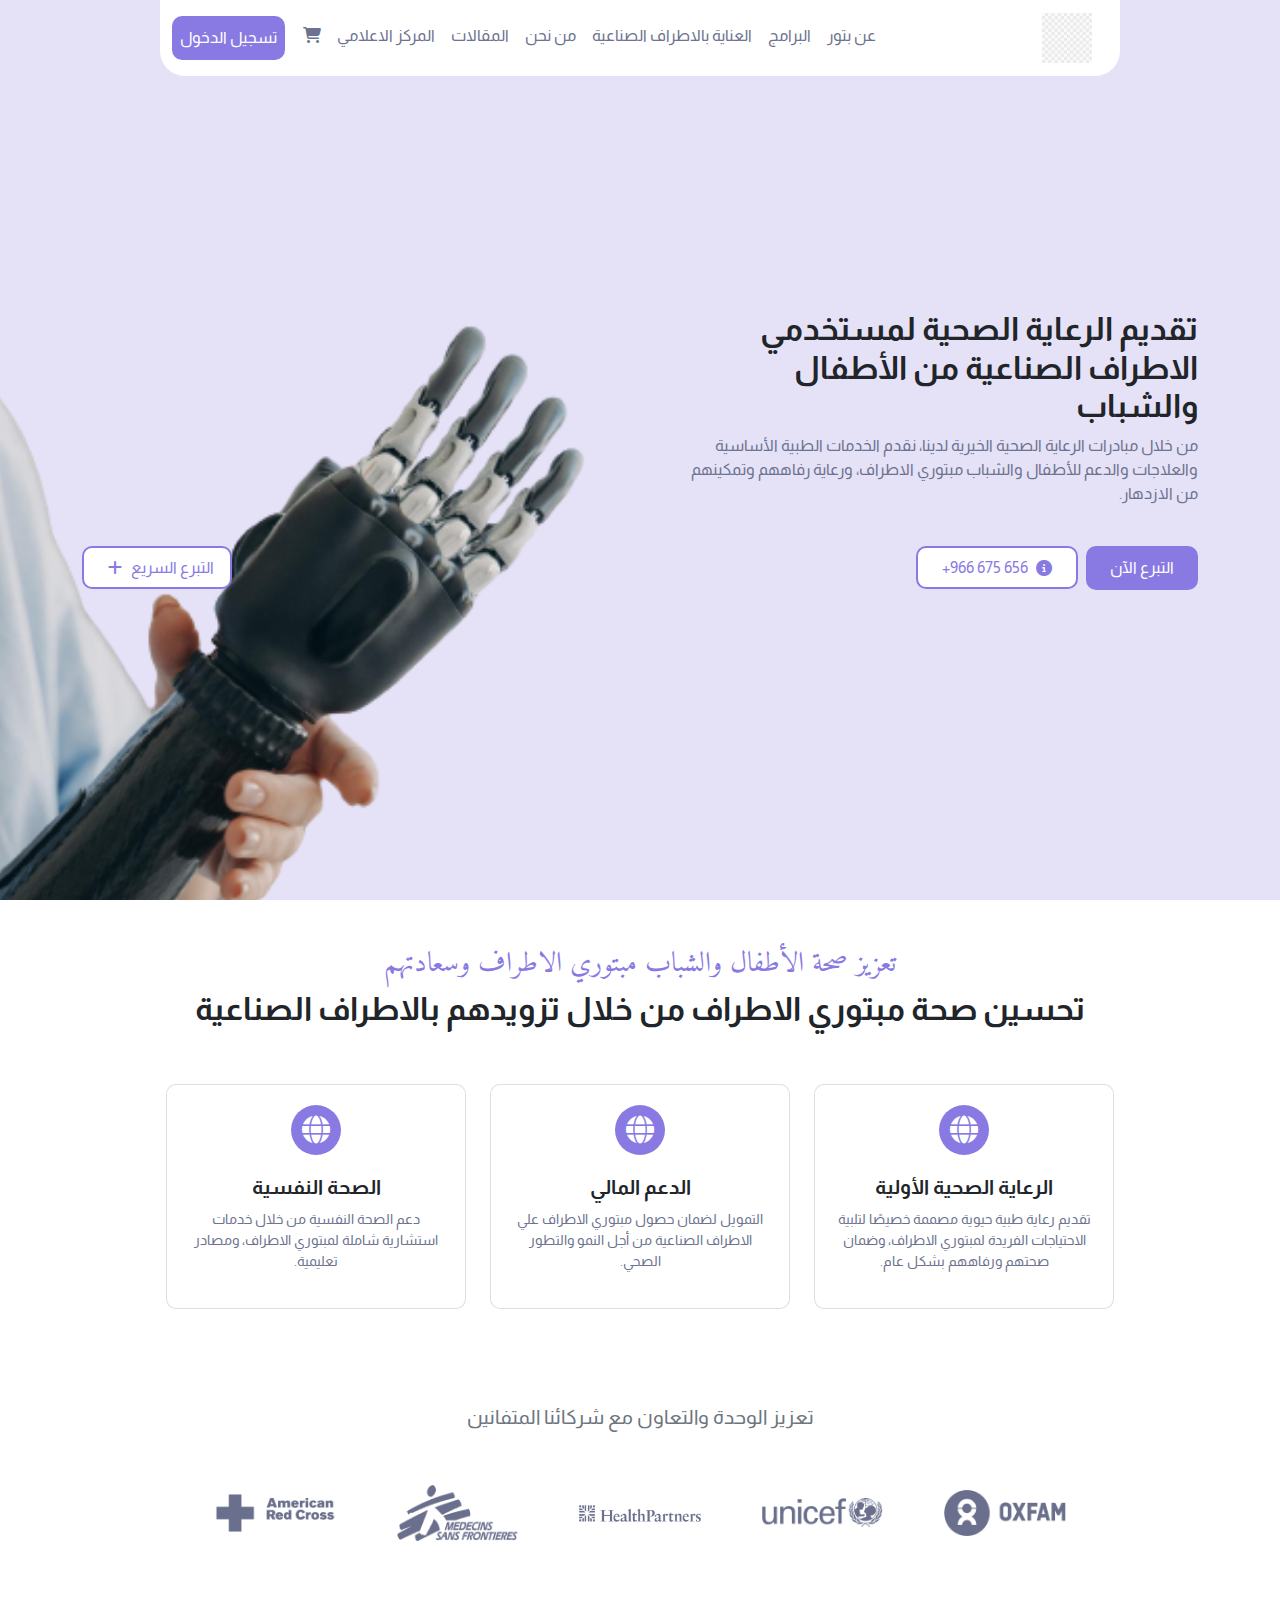
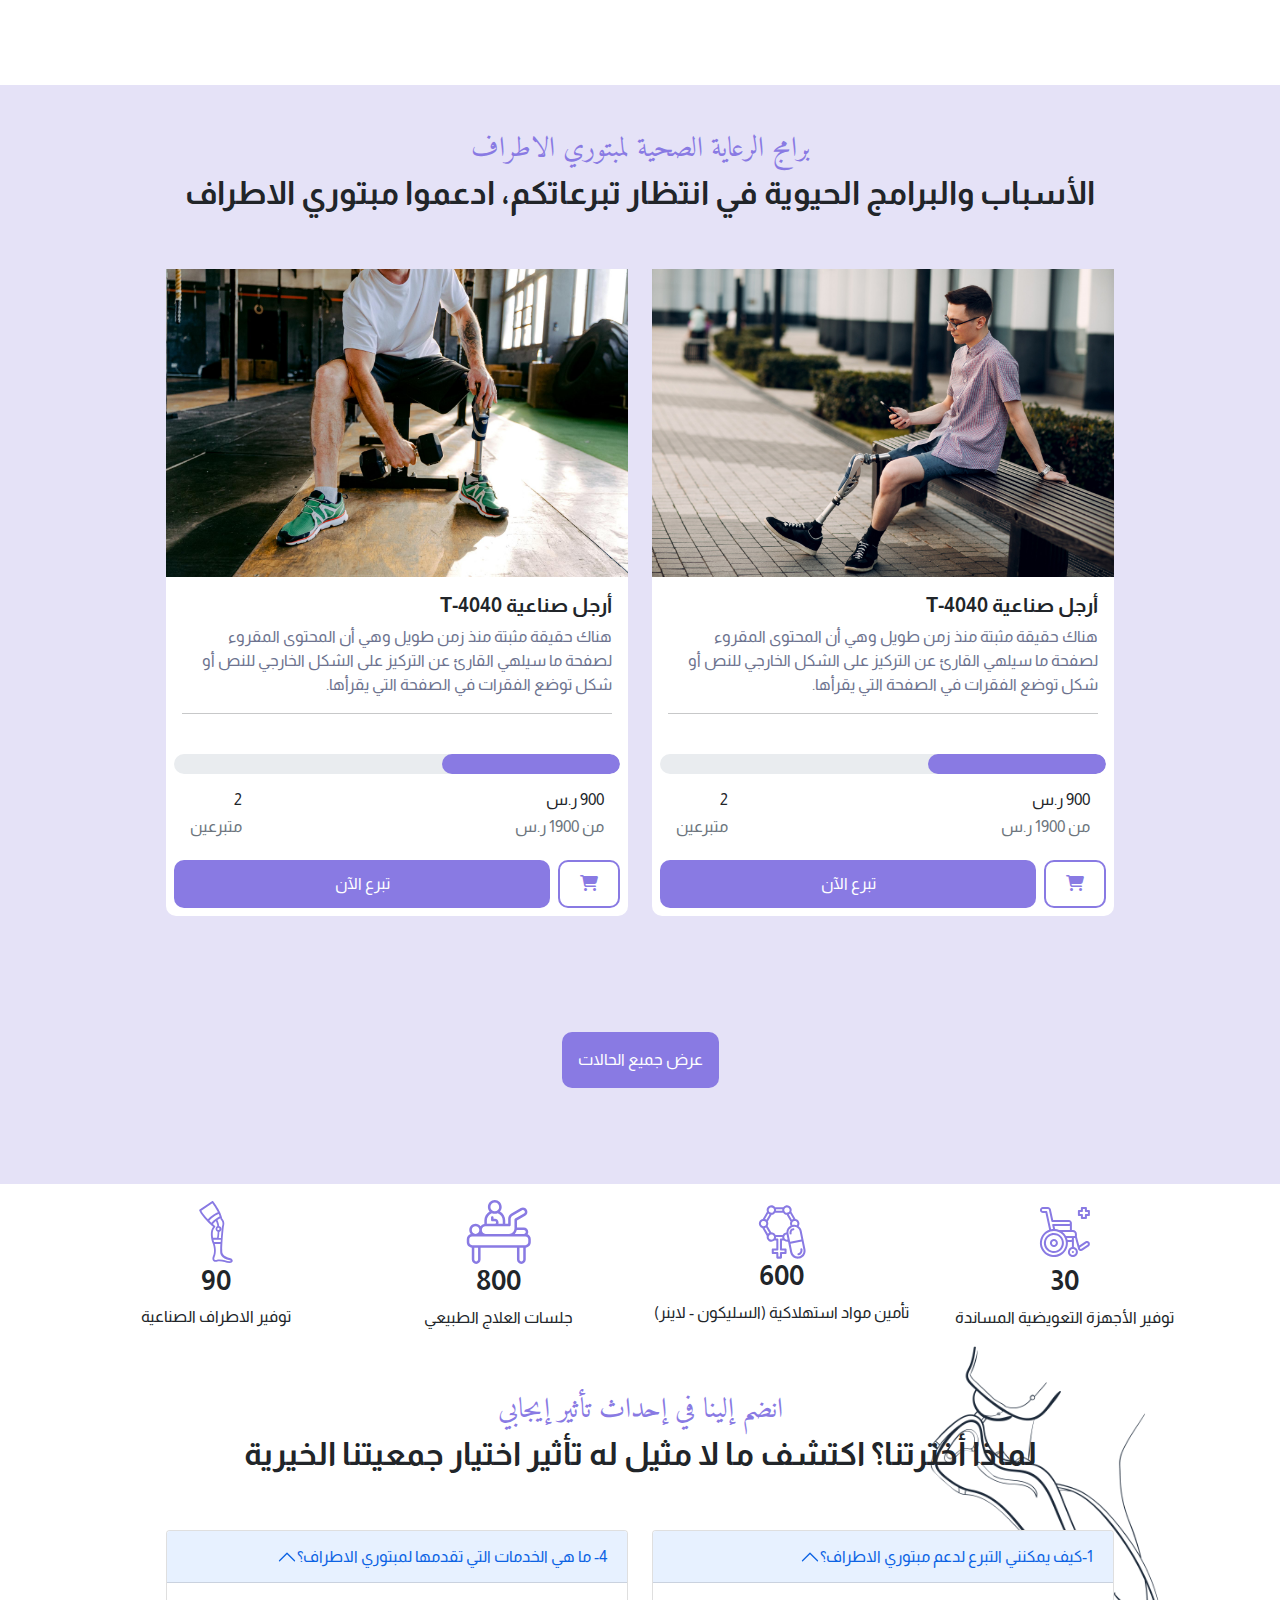
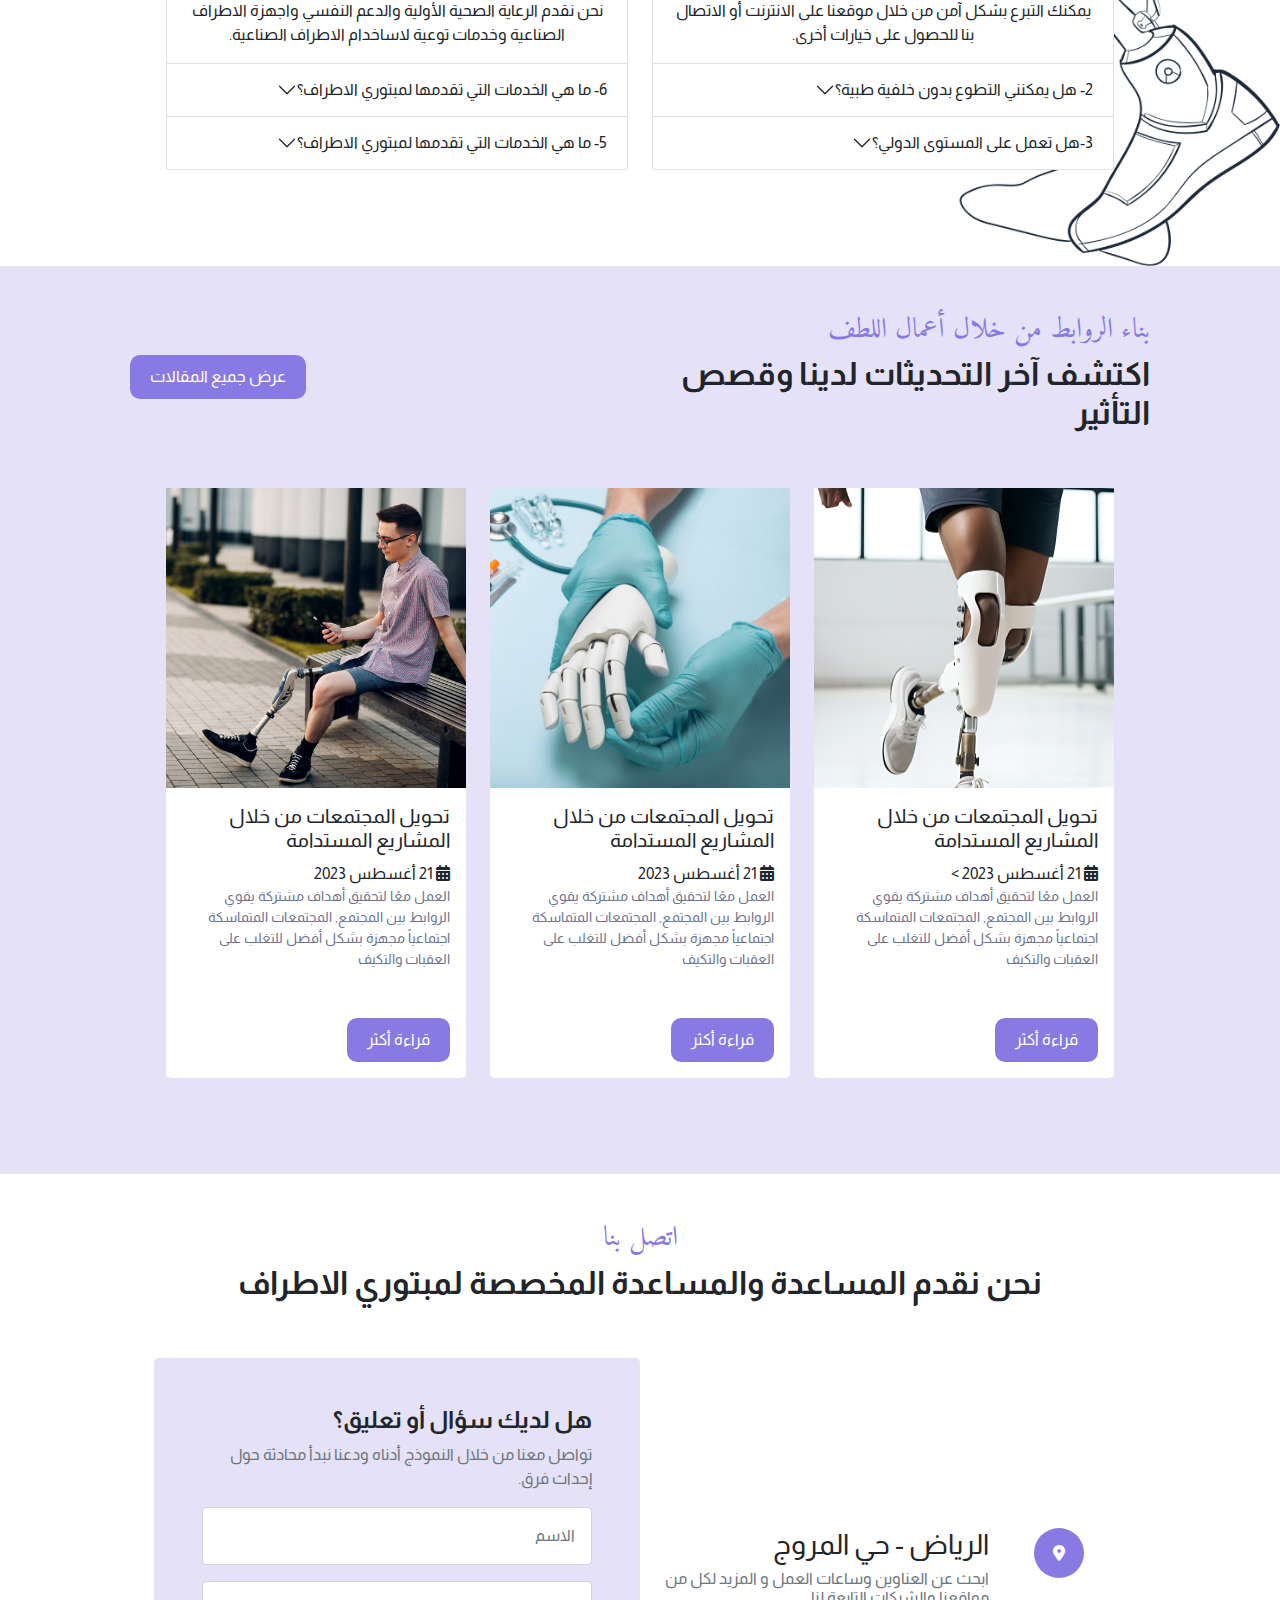
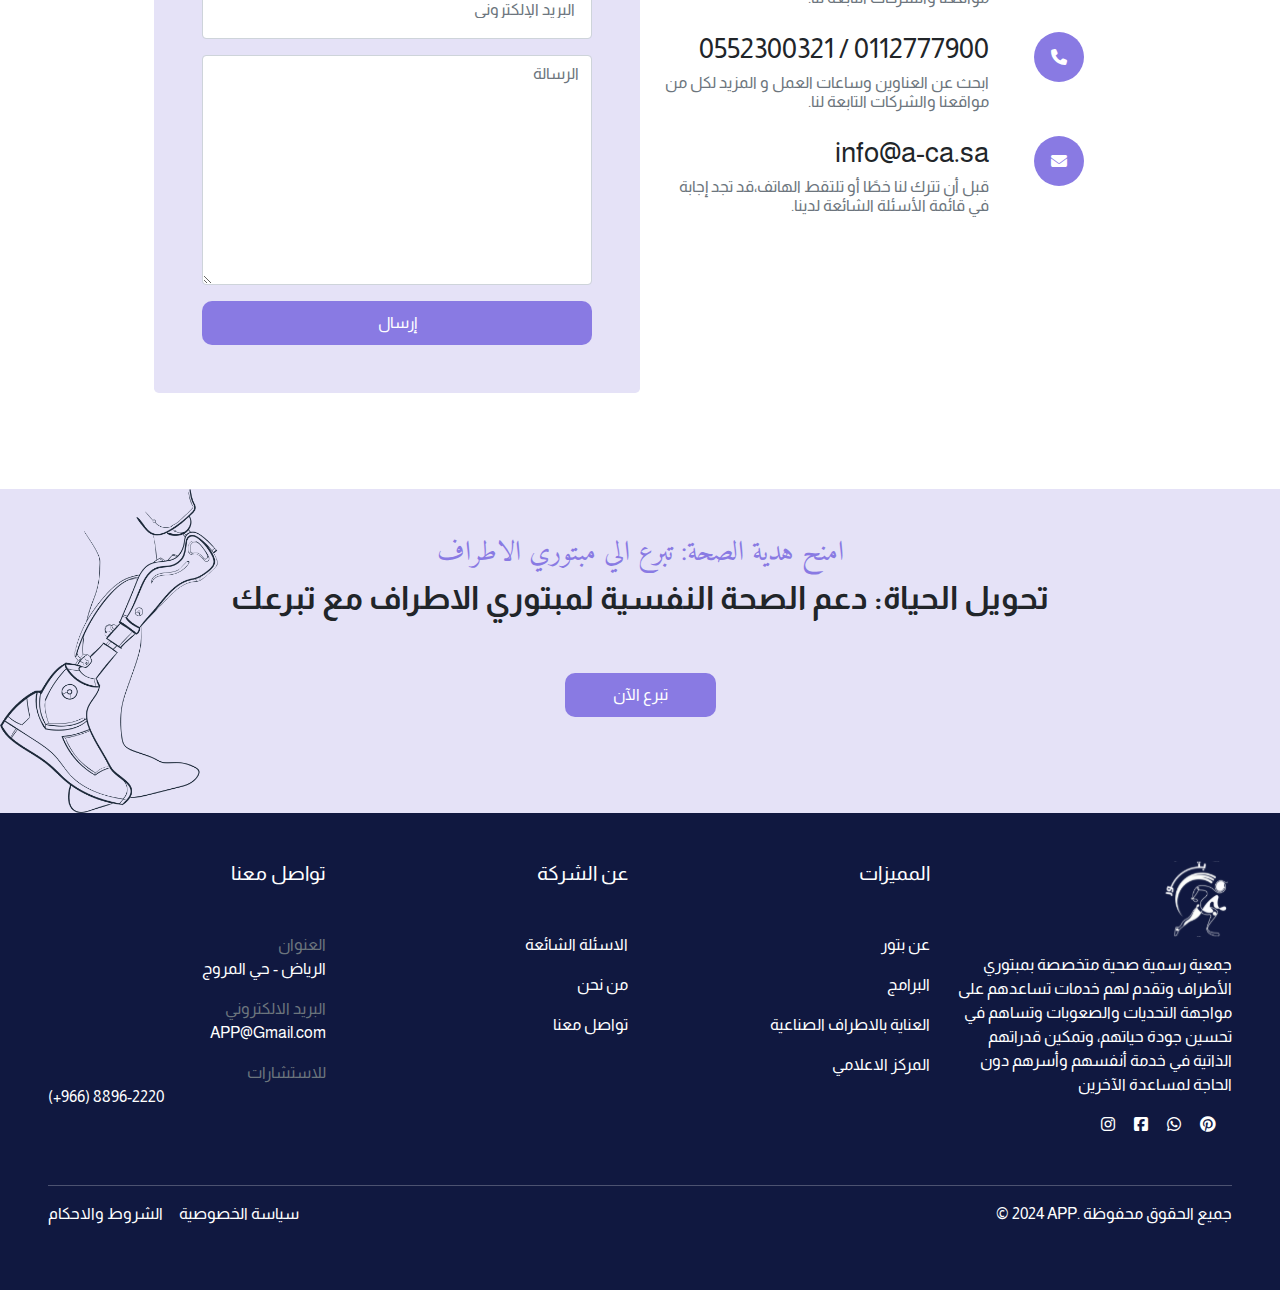
<file: index.html>
<!DOCTYPE html>
<html lang="en">
  <head>
    <meta charset="UTF-8" />
    <meta name="viewport" content="width=device-width, initial-scale=1.0" />
    <link rel="preconnect" href="https://fonts.googleapis.com" />
    <link rel="preconnect" href="https://fonts.gstatic.com" crossorigin />
    <link
      href="https://fonts.googleapis.com/css2?family=Almarai:wght@300;400;700;800&family=Amiri:ital,wght@0,400;0,700;1,400;1,700&display=swap"
      rel="stylesheet"
    />
    <link rel="stylesheet" href="./css/all.min.css" />
    <link rel="stylesheet" href="./css/bootstrap.min.css" />
    <link rel="stylesheet" href="./css/style.css" />
    <title>بتور</title>
  </head>
  <body dir="rtl">
    <!-- Navbar -->
    <nav class="navbar navbar-expand-lg myNav fixed-top bg-light w-75 m-auto">
      <div class="container">
        <a class="navbar-brand" href="#"
          ><img
            src="./images/placeholder.png"
            class="img-fluid img-s w-100"
            alt=""
        /></a>
        <button
          class="navbar-toggler"
          type="button"
          data-bs-toggle="collapse"
          data-bs-target="#navbarSupportedContent"
          aria-controls="navbarSupportedContent"
          aria-expanded="false"
          aria-label="Toggle navigation"
        >
          <span class="navbar-toggler-icon"></span>
        </button>
        <div class="collapse navbar-collapse" id="navbarSupportedContent">
          <ul class="navbar-nav me-auto mb-2 mb-lg-0">
            <li class="nav-item">
              <a class="nav-link active" aria-current="page" href="#"
                >عن بتور</a
              >
            </li>
            <li class="nav-item">
              <a class="nav-link" aria-current="page" href="#">البرامج</a>
            </li>
            <li class="nav-item">
              <a
                class="nav-link"
                aria-current="page"
                href="./prosthetics-care.html"
                >العناية بالاطراف الصناعية</a
              >
            </li>
            <li class="nav-item">
              <a class="nav-link" aria-current="page" href="#">من نحن</a>
            </li>
            <li class="nav-item">
              <a class="nav-link" aria-current="page" href="#">المقالات</a>
            </li>
            <li class="nav-item">
              <a class="nav-link" aria-current="page" href="#"
                >المركز الاعلامي</a
              >
            </li>
            <li class="nav-item">
              <a class="nav-link" aria-current="page" href="#"
                ><i class="fa-solid fa-cart-shopping"></i
              ></a>
            </li>
            <li class="nav-item">
              <a class="nav-link login" aria-current="page" href="#"
                >تسجيل الدخول</a
              >
            </li>
          </ul>
        </div>
      </div>
    </nav>
    <!-- End Navbar -->

    <!-- Header -->
    <header class="header bg-header">
      <div
        class="container d-flex justify-content-center align-items-start flex-column min-vh-100"
      >
        <div class="row">
          <div class="col-lg-6 col-md-6 col-sm-12 col-xs-12">
            <div class="hero-content">
              <h2 class="fw-bold">
                تقديم الرعاية الصحية لمستخدمي الاطراف الصناعية من الأطفال
                والشباب
              </h2>
              <p class="color-secondary">
                من خلال مبادرات الرعاية الصحية الخيرية لدينا، نقدم الخدمات
                الطبية الأساسية والعلاجات والدعم للأطفال والشباب مبتوري الاطراف،
                ورعاية رفاههم وتمكينهم من الازدهار.
              </p>
            </div>
          </div>
        </div>

        <!-- Button Section -->
        <div
          class="d-flex flex-row-reverse justify-content-between align-items-center mt-4 w-100 flex-wrap gap-2"
        >
          <!-- التبرع السريع Button -->
          <div>
            <button
              class="btn btn-outline-primary px-3 gap-2 d-inline-flex align-items-center h-25 w-auto"
            >
              <span class="text-nowrap">التبرع السريع</span>
              <i class="fa-solid fa-plus ms-2"></i>
            </button>
          </div>

          <!-- Phone + Info Button -->
          <div class="d-inline-flex align-items-center gap-2 flex-row-reverse">
            <button
              class="btn btn-outline-primary flex-row-reverse px-4 d-inline-flex align-items-center h-25 w-auto"
            >
              <span class="text-nowrap" dir="ltr">+966 675 656</span>
              <i class="fa-solid fa-circle-info ms-2"></i>
            </button>

            <button class="btn btn-primary h-25 w-auto px-4">
              التبرع الآن
            </button>
          </div>
        </div>
      </div>
    </header>

    <!-- End Header -->

    <!-- 1st Section -->
    <section class="section-1">
      <div class="container text-center p-5">
        <h3 class="text-heading color-primary">
          تعزيز صحة الأطفال والشباب مبتوري الاطراف وسعادتهم
        </h3>
        <h2 class="fw-bold">
          تحسين صحة مبتوري الاطراف من خلال تزويدهم بالاطراف الصناعية
        </h2>
        <div class="row p-5">
          <div class="col-lg-4 col-md-4 col-sm-12 col-xs-12">
            <div class="card">
              <div class="card-icon">
                <i class="fa-solid fa-globe fs-3 text-white"></i>
              </div>
              <div class="card-content">
                <h5 class="fw-bold">الرعاية الصحية الأولية</h5>
                <p class="color-secondary">
                  تقديم رعاية طبية حيوية مصممة خصيصًا لتلبية الاحتياجات الفريدة
                  لمبتوري الاطراف، وضمان صحتهم ورفاههم بشكل عام.
                </p>
              </div>
            </div>
          </div>
          <div class="col-lg-4 col-md-4 col-sm-12 col-xs-12">
            <div class="card">
              <div class="card-icon">
                <i class="fa-solid fa-globe fs-3 text-white"></i>
              </div>
              <div class="card-content">
                <h5 class="fw-bold">الدعم المالي</h5>
                <p class="color-secondary">
                  التمويل لضمان حصول مبتوري الاطراف علي الاطراف الصناعية من أجل
                  النمو والتطور الصحي.
                </p>
              </div>
            </div>
          </div>
          <div class="col-lg-4 col-md-4 col-sm-12 col-xs-12">
            <div class="card">
              <div class="card-icon">
                <i class="fa-solid fa-globe fs-3 text-white"></i>
              </div>
              <div class="card-content">
                <h5 class="fw-bold">الصحة النفسية</h5>
                <p class="color-secondary">
                  دعم الصحة النفسية من خلال خدمات استشارية شاملة لمبتوري
                  الاطراف، ومصادر تعليمية.
                </p>
              </div>
            </div>
          </div>
        </div>
        <div class="partners p-5">
          <h3 class="text-secondary h5">
            تعزيز الوحدة والتعاون مع شركائنا المتفانين
          </h3>
          <div
            class="row p-5 d-flex flex-row-reverse align-items-center justify-content-between"
          >
            <div class="col-lg-2">
              <img
                src="./images/partner-1.png"
                alt="Partner 1"
                class="img-fluid"
              />
            </div>
            <div class="col-lg-2">
              <img
                src="./images/partner-2.png"
                alt="Partner 2"
                class="img-fluid"
              />
            </div>
            <div class="col-lg-2">
              <img
                src="./images/partner-3.png"
                alt="Partner 3"
                class="img-fluid"
              />
            </div>
            <div class="col-lg-2">
              <img
                src="./images/partner-4.png"
                alt="Partner 4"
                class="img-fluid"
              />
            </div>
            <div class="col-lg-2">
              <img
                src="./images/partner-5.png"
                alt="Partner 5"
                class="img-fluid"
              />
            </div>
          </div>
        </div>
      </div>
    </section>
    <!-- End 1st Section -->

    <!-- 2nd Section -->
    <div class="section-2">
      <div class="container text-center p-5">
        <h3 class="text-heading color-primary">
          برامج الرعاية الصحية لمبتوري الاطراف
        </h3>
        <h2 class="fw-bold">
          الأسباب والبرامج الحيوية في انتظار تبرعاتكم، ادعموا مبتوري الاطراف
        </h2>
        <div class="row p-5">
          <div class="col-lg-6 col-md-6 col-sm-12 col-xs-12">
            <div class="donation-card bg-white">
              <div class="card-img">
                <img
                  src="./images/donation-1.jpg"
                  alt="Donation 1"
                  class="img-fluid"
                />
              </div>
              <div class="card-text p-3">
                <h5 class="fw-bold text-end">أرجل صناعية T-4040</h5>
                <p class="color-secondary text-end">
                  هناك حقيقة مثبتة منذ زمن طويل وهي أن المحتوى المقروء لصفحة ما
                  سيلهي القارئ عن التركيز على الشكل الخارجي للنص أو شكل توضع
                  الفقرات في الصفحة التي يقرأها.
                </p>
                <hr />
              </div>
              <div class="card-action text-end p-2">
                <div class="progress">
                  <div
                    class="progress-bar bg-color-primary"
                    role="progressbar"
                    style="width: 40%"
                    aria-valuenow="40"
                    aria-valuemin="0"
                    aria-valuemax="100"
                  ></div>
                </div>
                <div class="price-text d-flex justify-content-between p-3">
                  <div class="price">
                    <h6>900 ر.س</h6>
                    <p class="text-secondary h6">من 1900 ر.س</p>
                  </div>
                  <div class="total">
                    <h6>2</h6>
                    <p class="text-secondary h6">متبرعين</p>
                  </div>
                </div>
                <div class="donate-button d-flex gap-2 justify-content-between">
                  <button class="btn btn-outline-primary w-auto">
                    <i class="fa-solid fa-cart-shopping"></i>
                  </button>
                  <button class="btn btn-primary flex-grow-1">تبرع الآن</button>
                </div>
              </div>
            </div>
          </div>
          <div class="col-lg-6 col-md-6 col-sm-12 col-xs-12">
            <div class="donation-card bg-white">
              <div class="card-img">
                <img
                  src="./images/donation-2.jpg"
                  alt="Donation 2"
                  class="img-fluid"
                />
              </div>
              <div class="card-text p-3">
                <h5 class="fw-bold text-end">أرجل صناعية T-4040</h5>
                <p class="color-secondary text-end">
                  هناك حقيقة مثبتة منذ زمن طويل وهي أن المحتوى المقروء لصفحة ما
                  سيلهي القارئ عن التركيز على الشكل الخارجي للنص أو شكل توضع
                  الفقرات في الصفحة التي يقرأها.
                </p>
                <hr />
              </div>
              <div class="card-action text-end p-2">
                <div class="progress">
                  <div
                    class="progress-bar bg-color-primary"
                    role="progressbar"
                    style="width: 40%"
                    aria-valuenow="40"
                    aria-valuemin="0"
                    aria-valuemax="100"
                  ></div>
                </div>
                <div class="price-text d-flex justify-content-between p-3">
                  <div class="price">
                    <h6>900 ر.س</h6>
                    <p class="text-secondary h6">من 1900 ر.س</p>
                  </div>
                  <div class="total">
                    <h6>2</h6>
                    <p class="text-secondary h6">متبرعين</p>
                  </div>
                </div>
                <div class="donate-button d-flex gap-2 justify-content-between">
                  <button class="btn btn-outline-primary w-auto">
                    <i class="fa-solid fa-cart-shopping"></i>
                  </button>
                  <button class="btn btn-primary flex-grow-1">تبرع الآن</button>
                </div>
              </div>
            </div>
          </div>
        </div>
        <div class="p-5">
          <button class="btn btn-primary w-auto p-3">عرض جميع الحالات</button>
        </div>
      </div>
    </div>
    <!-- End 2nd Section -->

    <!-- 3rd Section -->
    <section class="section-3">
      <div class="container text-center p-3">
        <div
          class="row d-flex flex-row-reverse align-items-center justify-content-between"
        >
          <div class="col-lg-3 col-md-3 col-sm-12 col-xs-12">
            <div class="icon">
              <img src="./images/leg.svg" class="img-fluid" alt="" />
            </div>
            <div class="count fw-bold h3">90</div>
            <div class="desc">توفير الاطراف الصناعية</div>
          </div>
          <div class="col-lg-3 col-md-3 col-sm-12 col-xs-12">
            <div class="icon">
              <img src="./images/medic.svg" class="img-fluid" alt="" />
            </div>
            <div class="count fw-bold h3">800</div>
            <div class="desc">جلسات العلاج الطبيعي</div>
          </div>
          <div class="col-lg-3 col-md-3 col-sm-12 col-xs-12">
            <div class="icon">
              <img src="./images/pill.svg" class="img-fluid" alt="" />
            </div>
            <div class="count fw-bold h3">600</div>
            <div class="desc">تأمين مواد استهلاكية (السليكون - لاينر)</div>
          </div>
          <div class="col-lg-3 col-md-3 col-sm-12 col-xs-12">
            <div class="icon">
              <img src="./images/wheelchair.svg" class="img-fluid" alt="" />
            </div>
            <div class="count fw-bold h3">30</div>
            <div class="desc">توفير الأجهزة التعويضية المساندة</div>
          </div>
        </div>
      </div>
    </section>
    <!-- End 3rd Section -->

    <!-- 4th Section -->
    <section class="section-4">
      <div class="container text-center p-5">
        <h3 class="text-heading color-primary">
          انضم إلينا في إحداث تأثير إيجابي
        </h3>
        <h2 class="fw-bold">
          لماذا أخترتنا؟ اكتشف ما لا مثيل له تأثير اختيار جمعيتنا الخيرية
        </h2>

        <div class="info-accordion">
          <div
            class="row p-5 d-flex flex-row-reverse align-items-center justify-content-between"
          >
            <div class="col-lg-6 col-md-6 col-sm-12 col-xs-12">
              <div class="accordion" id="accordionPanelsStayOpenExample">
                <div class="accordion-item">
                  <h2 class="accordion-header" id="panelsStayOpen-headingFour">
                    <button
                      class="accordion-button"
                      type="button"
                      data-bs-toggle="collapse"
                      data-bs-target="#panelsStayOpen-collapseFour"
                      aria-expanded="true"
                      aria-controls="panelsStayOpen-collapseFour"
                    >
                      4- ما هي الخدمات التي تقدمها لمبتوري الاطراف؟
                    </button>
                  </h2>
                  <div
                    id="panelsStayOpen-collapseFour"
                    class="accordion-collapse collapse show"
                    aria-labelledby="panelsStayOpen-headingFour"
                  >
                    <div class="accordion-body">
                      نحن نقدم الرعاية الصحية الأولية والدعم النفسي واجهزة
                      الاطراف الصناعية وخدمات توعية لاساخدام الاطراف الصناعية.
                    </div>
                  </div>
                </div>
                <div class="accordion-item">
                  <h2 class="accordion-header" id="panelsStayOpen-headingFive">
                    <button
                      class="accordion-button collapsed"
                      type="button"
                      data-bs-toggle="collapse"
                      data-bs-target="#panelsStayOpen-collapseFive"
                      aria-expanded="false"
                      aria-controls="panelsStayOpen-collapseFive"
                    >
                      6- ما هي الخدمات التي تقدمها لمبتوري الاطراف؟
                    </button>
                  </h2>
                  <div
                    id="panelsStayOpen-collapseFive"
                    class="accordion-collapse collapse"
                    aria-labelledby="panelsStayOpen-headingFive"
                  >
                    <div class="accordion-body">
                      نحن نقدم الرعاية الصحية الأولية والدعم النفسي واجهزة
                      الاطراف الصناعية وخدمات توعية لاساخدام الاطراف الصناعية.
                    </div>
                  </div>
                </div>
                <div class="accordion-item">
                  <h2 class="accordion-header" id="panelsStayOpen-headingSix">
                    <button
                      class="accordion-button collapsed"
                      type="button"
                      data-bs-toggle="collapse"
                      data-bs-target="#panelsStayOpen-collapseSix"
                      aria-expanded="false"
                      aria-controls="panelsStayOpen-collapseSix"
                    >
                      5- ما هي الخدمات التي تقدمها لمبتوري الاطراف؟
                    </button>
                  </h2>
                  <div
                    id="panelsStayOpen-collapseSix"
                    class="accordion-collapse collapse"
                    aria-labelledby="panelsStayOpen-headingSix"
                  >
                    <div class="accordion-body">
                      نحن نقدم الرعاية الصحية الأولية والدعم النفسي واجهزة
                      الاطراف الصناعية وخدمات توعية لاساخدام الاطراف الصناعية.
                    </div>
                  </div>
                </div>
              </div>
            </div>
            <div class="col-lg-6 col-md-6 col-sm-12 col-xs-12">
              <div class="accordion" id="accordionPanelsStayOpenExample">
                <div class="accordion-item">
                  <h2 class="accordion-header" id="panelsStayOpen-headingOne">
                    <button
                      class="accordion-button"
                      type="button"
                      data-bs-toggle="collapse"
                      data-bs-target="#panelsStayOpen-collapseOne"
                      aria-expanded="true"
                      aria-controls="panelsStayOpen-collapseOne"
                    >
                      1-كيف يمكنني التبرع لدعم مبتوري الاطراف؟
                    </button>
                  </h2>
                  <div
                    id="panelsStayOpen-collapseOne"
                    class="accordion-collapse collapse show"
                    aria-labelledby="panelsStayOpen-headingOne"
                  >
                    <div class="accordion-body">
                      يمكنك التبرع بشكل آمن من خلال موقعنا على الانترنت أو
                      الاتصال بنا للحصول على خيارات أخرى.
                    </div>
                  </div>
                </div>
                <div class="accordion-item">
                  <h2 class="accordion-header" id="panelsStayOpen-headingTwo">
                    <button
                      class="accordion-button collapsed"
                      type="button"
                      data-bs-toggle="collapse"
                      data-bs-target="#panelsStayOpen-collapseTwo"
                      aria-expanded="false"
                      aria-controls="panelsStayOpen-collapseTwo"
                    >
                      2- هل يمكنني التطوع بدون خلفية طبية؟
                    </button>
                  </h2>
                  <div
                    id="panelsStayOpen-collapseTwo"
                    class="accordion-collapse collapse"
                    aria-labelledby="panelsStayOpen-headingTwo"
                  >
                    <div class="accordion-body">
                      نعم، يمكن لأي شخص التطوع معنا، بغض النظر عن خلفيته الطبية.
                      نحن نقدم التدريب والدعم اللازمين للمتطوعين الجدد.
                    </div>
                  </div>
                </div>
                <div class="accordion-item">
                  <h2 class="accordion-header" id="panelsStayOpen-headingThree">
                    <button
                      class="accordion-button collapsed"
                      type="button"
                      data-bs-toggle="collapse"
                      data-bs-target="#panelsStayOpen-collapseThree"
                      aria-expanded="false"
                      aria-controls="panelsStayOpen-collapseThree"
                    >
                      3-هل تعمل على المستوى الدولي؟
                    </button>
                  </h2>
                  <div
                    id="panelsStayOpen-collapseThree"
                    class="accordion-collapse collapse"
                    aria-labelledby="panelsStayOpen-headingThree"
                  >
                    <div class="accordion-body">
                      نحن نعمل على المستوى المحلي والدولي، ونسعى لتقديم الدعم
                      للمحتاجين في جميع أنحاء العالم.
                    </div>
                  </div>
                </div>
              </div>
            </div>
          </div>
        </div>
      </div>
    </section>
    <!-- End 4th Section -->

    <!-- 5th Section -->
    <section class="section-5">
      <div class="container p-5">
        <div class="row mx-auto">
          <div class="col-lg-6 col-md-6 col-sm-12 col-xs-12">
            <h3 class="text-heading color-primary">
              بناء الروابط من خلال أعمال اللطف
            </h3>
            <h2 class="fw-bold">اكتشف آخر التحديثات لدينا وقصص التأثير</h2>
          </div>
          <div
            class="col-lg-6 col-md-6 col-sm-12 col-xs-12 d-flex justify-content-end align-items-center"
          >
            <button class="btn btn-primary w-auto">عرض جميع المقالات</button>
          </div>
        </div>

        <div class="row p-5">
          <div class="col-lg-4 col-md-4 col-sm-12 col-xs-12">
            <div class="update-card rounded-3 bg-white">
              <div class="card-img">
                <img src="./images/donation-3.png" alt="" class="img-fluid" />
              </div>
              <div class="card-content p-3 text-end">
                <h5>تحويل المجتمعات من خلال المشاريع المستدامة</h5>
                <span class="h6"
                  ><i class="fa-solid fa-calendar-days"></i> 21 أغسطس 2023</span
                >
                >
                <p>
                  العمل معًا لتحقيق أهداف مشتركة يقوي الروابط بين المجتمع,
                  المجتمعات المتماسكة اجتماعياً مجهزة بشكل أفضل للتغلب على
                  العقبات والتكيف
                </p>
              </div>
              <div class="card-button p-3">
                <button class="btn btn-primary w-auto">قراءة أكثر</button>
              </div>
            </div>
          </div>
          <div class="col-lg-4 col-md-4 col-sm-12 col-xs-12">
            <div class="update-card rounded-3 bg-white">
              <div class="card-img">
                <img src="./images/donation-4.png" alt="" class="img-fluid" />
              </div>
              <div class="card-content p-3 text-end">
                <h5>تحويل المجتمعات من خلال المشاريع المستدامة</h5>
                <span class="h6"
                  ><i class="fa-solid fa-calendar-days"></i> 21 أغسطس 2023</span
                >
                <p>
                  العمل معًا لتحقيق أهداف مشتركة يقوي الروابط بين المجتمع,
                  المجتمعات المتماسكة اجتماعياً مجهزة بشكل أفضل للتغلب على
                  العقبات والتكيف
                </p>
              </div>
              <div class="card-button p-3">
                <button class="btn btn-primary w-auto">قراءة أكثر</button>
              </div>
            </div>
          </div>
          <div class="col-lg-4 col-md-4 col-sm-12 col-xs-12">
            <div class="update-card rounded-3 bg-white">
              <div class="card-img">
                <img src="./images/donation-1.jpg" alt="" class="img-fluid" />
              </div>
              <div class="card-content p-3 text-end">
                <h5>تحويل المجتمعات من خلال المشاريع المستدامة</h5>
                <span class="h6"
                  ><i class="fa-solid fa-calendar-days"></i> 21 أغسطس 2023</span
                >
                <p>
                  العمل معًا لتحقيق أهداف مشتركة يقوي الروابط بين المجتمع,
                  المجتمعات المتماسكة اجتماعياً مجهزة بشكل أفضل للتغلب على
                  العقبات والتكيف
                </p>
              </div>
              <div class="card-button p-3">
                <button class="btn btn-primary w-auto">قراءة أكثر</button>
              </div>
            </div>
          </div>
        </div>
      </div>
    </section>
    <!-- End 5th Section -->

    <!-- 6th Section -->
    <section class="section-6">
      <div class="container text-center p-5">
        <h3 class="text-heading color-primary">اتصل بنا</h3>
        <h2 class="fw-bold">
          نحن نقدم المساعدة والمساعدة المخصصة لمبتوري الاطراف
        </h2>

        <div
          class="row d-flex flex-row-reverse justify-content-between align-items-center p-5"
        >
          <div
            class="col-lg-6 col-md-6 col-sm-12 col-xs-12 rounded-3 bg-color-secondary text-center p-5"
          >
            <h4 class="fw-bold text-end">هل لديك سؤال أو تعليق؟</h4>
            <p class="text-end text-secondary">
              تواصل معنا من خلال النموذج أدناه ودعنا نبدأ محادثة حول إحداث فرق.
            </p>
            <form>
              <div class="mb-3">
                <input
                  type="text"
                  class="form-control p-3"
                  id="name"
                  placeholder="الاسم"
                  required
                />
              </div>
              <div class="mb-3">
                <input
                  type="email"
                  class="form-control p-3"
                  id="email"
                  placeholder="البريد الإلكتروني"
                  required
                />
              </div>
              <div class="mb-3">
                <textarea
                  class="form-control"
                  id="message"
                  rows="9"
                  placeholder="الرسالة"
                  required
                ></textarea>
              </div>
              <button type="submit" class="btn btn-primary w-100">إرسال</button>
            </form>
          </div>
          <div class="col-lg-6 col-md-6 col-sm-12 col-xs-12">
            <div class="row p-2">
              <div class="col-3">
                <div class="card-icon">
                  <i class="fa-solid fa-location-dot text-white"></i>
                </div>
              </div>
              <div class="col-9">
                <div class="contact-content text-end">
                  <h3>الرياض - حي المروج</h3>
                  <p class="text-secondary h6">
                    ابحث عن العناوين وساعات العمل و المزيد لكل من مواقعنا
                    والشركات التابعة لنا.
                  </p>
                </div>
              </div>
            </div>
            <div class="row p-2">
              <div class="col-3">
                <div class="card-icon">
                  <i class="fa-solid fa-phone text-white"></i>
                </div>
              </div>
              <div class="col-9">
                <div class="contact-content text-end">
                  <h3>0112777900 / 0552300321</h3>
                  <p class="text-secondary h6">
                    ابحث عن العناوين وساعات العمل و المزيد لكل من مواقعنا
                    والشركات التابعة لنا.
                  </p>
                </div>
              </div>
            </div>
            <div class="row p-2">
              <div class="col-3">
                <div class="card-icon">
                  <i class="fa-solid fa-envelope text-white"></i>
                </div>
              </div>
              <div class="col-9">
                <div class="contact-content text-end">
                  <h3>info@a-ca.sa</h3>
                  <p class="text-secondary h6">
                    قبل أن تترك لنا خطًا أو تلتقط الهاتف،قد تجد إجابة في قائمة
                    الأسئلة الشائعة لدينا.
                  </p>
                </div>
              </div>
            </div>
          </div>
        </div>
      </div>
    </section>
    <!-- End 6th Section -->

    <!-- 7th Section -->
    <section class="section-7 bg-color-secondary">
      <div class="container text-center p-5">
        <h3 class="text-heading color-primary">
          امنح هدية الصحة: ​​تبرع الي مبتوري الاطراف
        </h3>
        <h2 class="fw-bold">
          تحويل الحياة: دعم الصحة النفسية لمبتوري الاطراف مع تبرعك
        </h2>
        <button class="btn btn-primary w-auto px-5 my-5">تبرع الآن</button>
      </div>
    </section>
    <!-- End 7th Section -->

    <!-- Footer -->
    <footer class="bg-color-footer p-5">
      <div class="row g-4 mb-5">
        <div class="col-lg-3 col-md-3 col-sm-12 col-xs-12">
          <img src="./images/logo.svg" class="img-fluid w-25" alt="" />
          <p class="text-white lh-base h6 mt-3">
            جمعية رسمية صحية متخصصة بمبتوري الأطراف وتقدم لهم خدمات تساعدهم على
            مواجهة التحديات والصعوبات وتساهم في تحسين جودة حياتهم، وتمكين
            قدراتهم الذاتية في خدمة أنفسهم وأسرهم دون الحاجة لمساعدة الآخرين
          </p>
          <div class="social-media mt-3">
            <a href="#" class="text-white me-3"
              ><i class="fa-brands fa-pinterest"></i
            ></a>
            <a href="#" class="text-white me-3"
              ><i class="fa-brands fa-whatsapp"></i
            ></a>
            <a href="#" class="text-white me-3"
              ><i class="fa-brands fa-facebook-square"></i
            ></a>
            <a href="#" class="text-white me-3"
              ><i class="fa-brands fa-instagram"></i
            ></a>
          </div>
        </div>
        <div class="col-lg-3 col-md-3 col-sm-12 col-xs-12">
          <h5 class="text-white">المميزات</h5>
          <ul class="list-unstyled pe-0 mt-5">
            <li class="text-white mb-3">
              <a href="#" class="text-white">عن بتور</a>
            </li>
            <li class="text-white mb-3">
              <a href="#" class="text-white">البرامج</a>
            </li>
            <li class="text-white mb-3">
              <a href="#" class="text-white">العناية بالاطراف الصناعية</a>
            </li>
            <li class="text-white mb-3">
              <a href="#" class="text-white">المركز الاعلامي</a>
            </li>
          </ul>
        </div>
        <div class="col-lg-3 col-md-3 col-sm-12 col-xs-12">
          <h5 class="text-white">عن الشركة</h5>
          <ul class="list-unstyled pe-0 mt-5">
            <li class="text-white mb-3">
              <a href="#" class="text-white">الاسئلة الشائعة</a>
            </li>
            <li class="text-white mb-3">
              <a href="#" class="text-white">من نحن</a>
            </li>
            <li class="text-white mb-3">
              <a href="#" class="text-white">تواصل معنا</a>
            </li>
          </ul>
        </div>
        <div class="col-lg-3 col-md-3 col-sm-12 col-xs-12">
          <h5 class="text-white">تواصل معنا</h5>
          <ul class="list-unstyled pe-0 mt-5">
            <li class="text-white mb-3">
              <div>
                <span class="text-secondary">العنوان</span>
                <p>الرياض - حي المروج</p>
              </div>
            </li>
            <li class="text-white mb-3">
              <div>
                <span class="text-secondary">البريد الالكتروني</span>
                <p>APP@Gmail.com</p>
              </div>
            </li>
            <li class="text-white mb-3">
              <div>
                <span class="text-secondary">للاستشارات</span>
                <p dir="ltr">(+966) 8896-2220</p>
              </div>
            </li>
          </ul>
        </div>
      </div>
      <hr class="hr text-white" />
      <div class="credits d-flex justify-content-between">
        <div class="right">
          <p class="text-white" dir="ltr">© 2024 APP. جميع الحقوق محفوظة</p>
        </div>
        <div class="left d-flex gap-3">
          <p class="text-white">
            <a href="#" class="text-white">سياسة الخصوصية</a>
          </p>
          <p class="text-white">
            <a href="#" class="text-white">الشروط والاحكام</a>
          </p>
        </div>
      </div>
    </footer>
    <!-- End Footer -->

    <script src="./js/bootstrap.bundle.min.js"></script>
  </body>
</html>
</file>
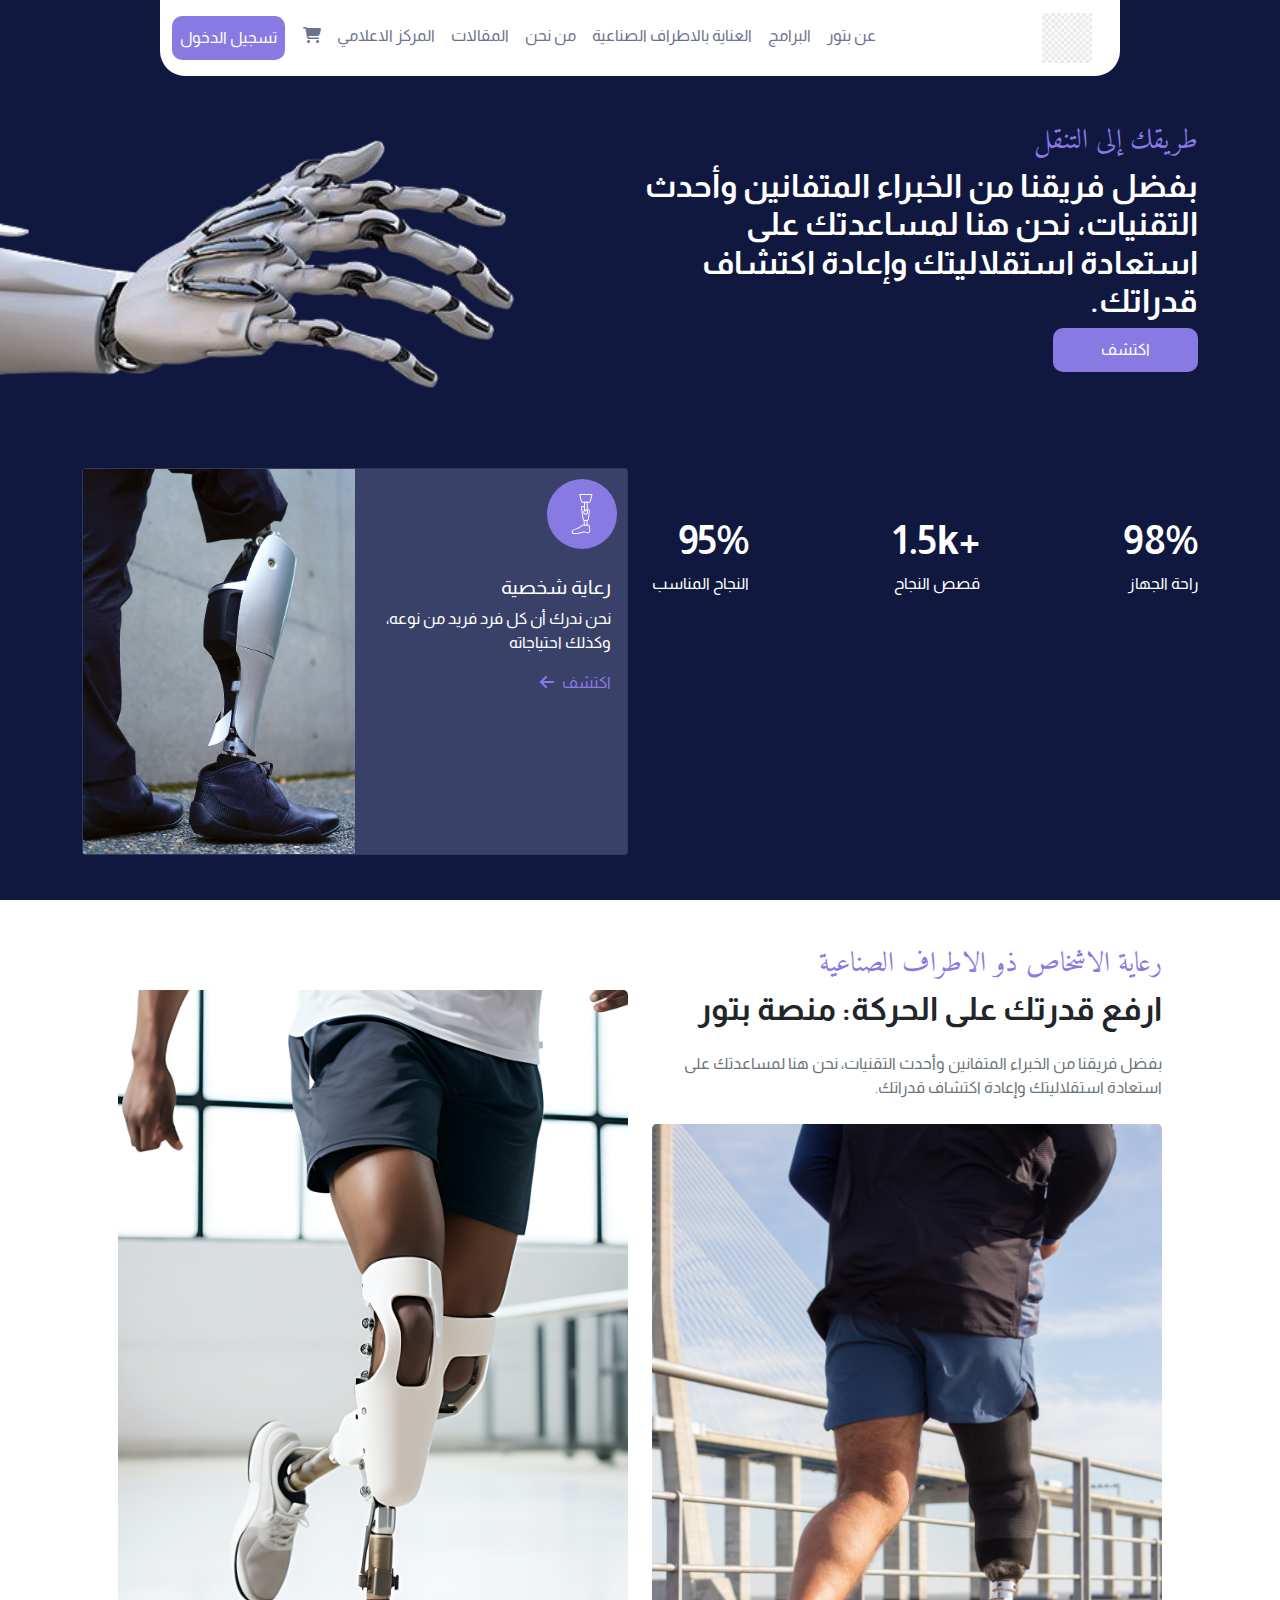
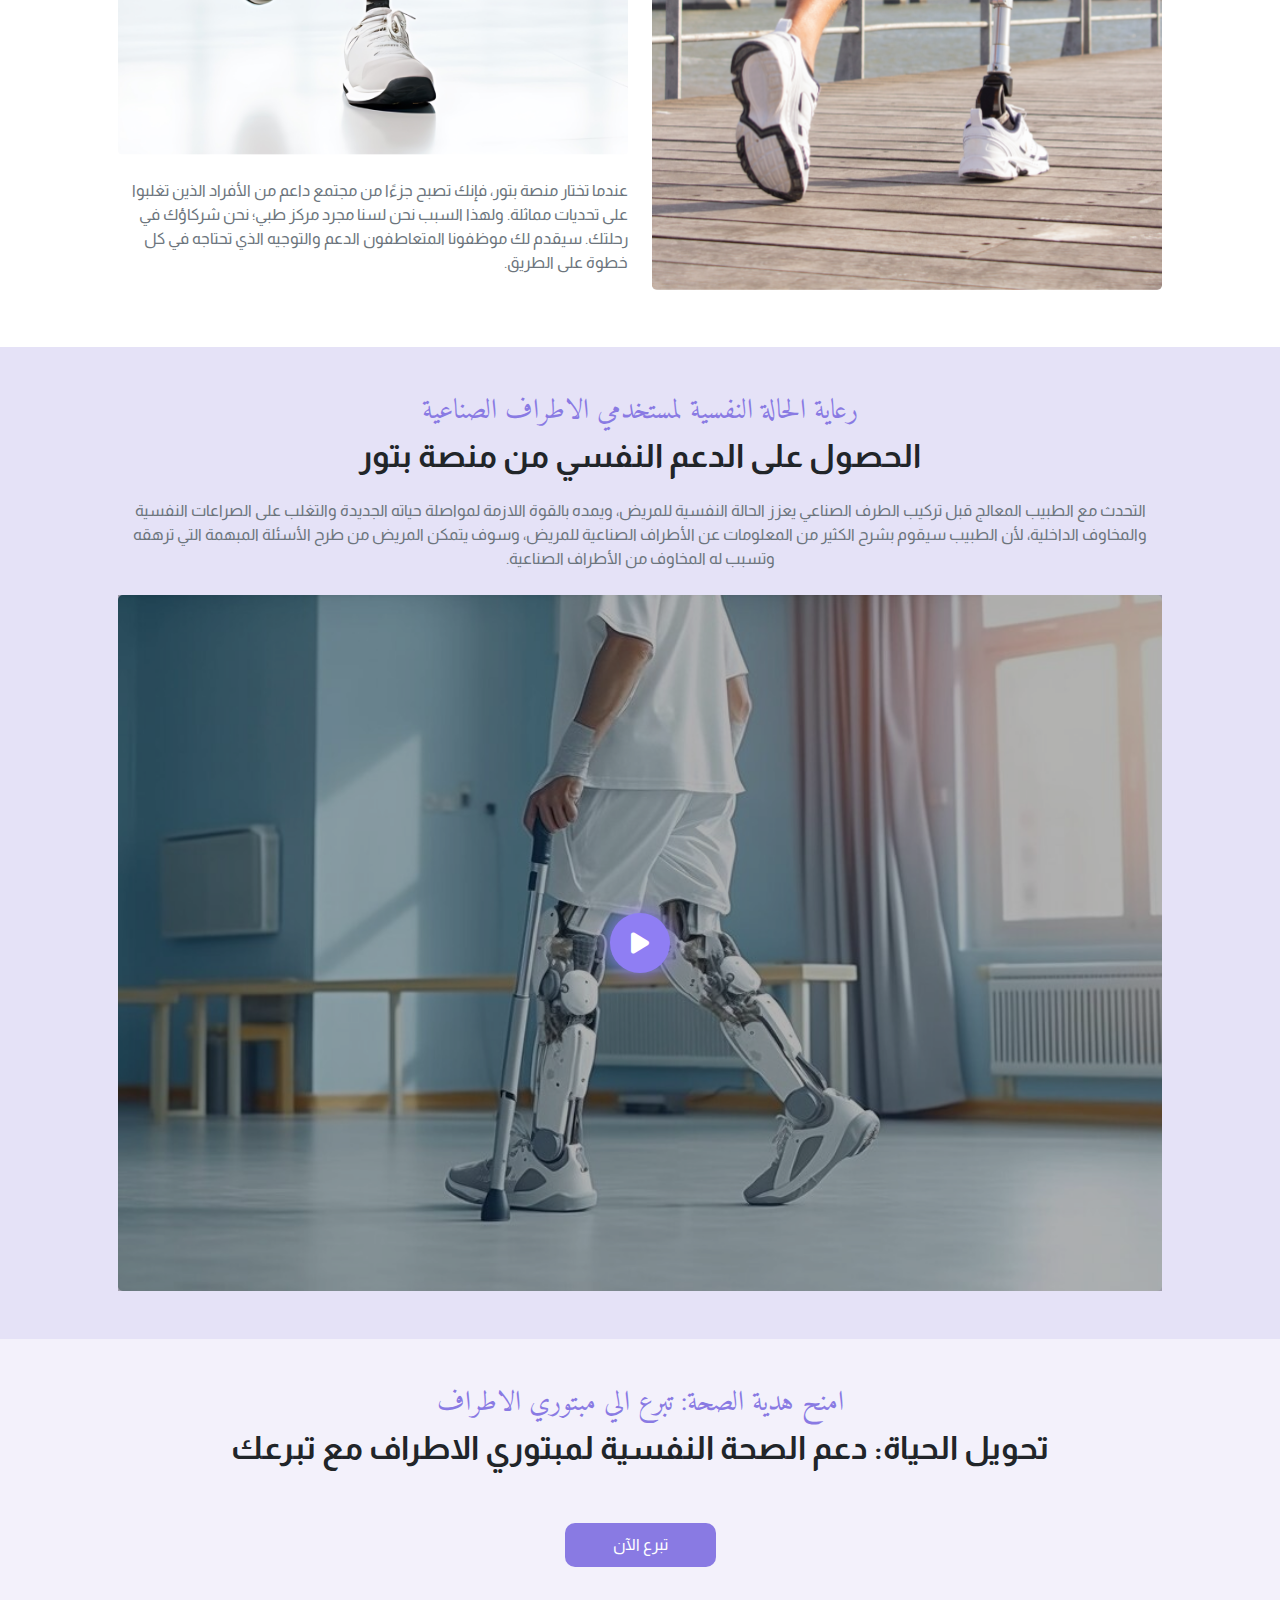
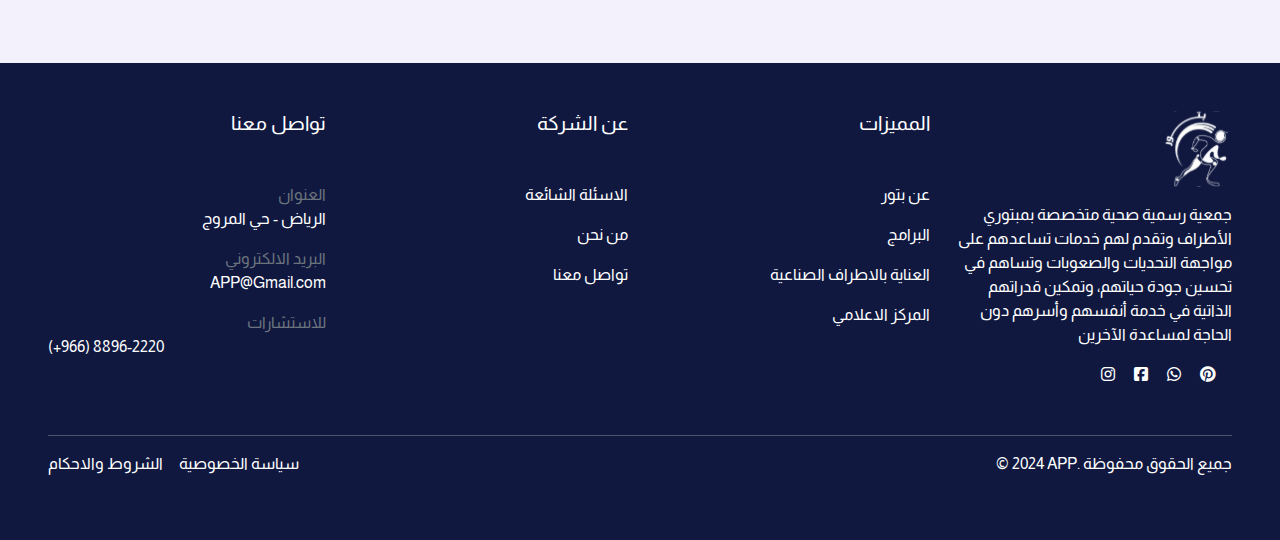
<file: prosthetics-care.html>
<!DOCTYPE html>
<html lang="en">
  <head>
    <meta charset="UTF-8" />
    <meta name="viewport" content="width=device-width, initial-scale=1.0" />
    <link rel="preconnect" href="https://fonts.googleapis.com" />
    <link rel="preconnect" href="https://fonts.gstatic.com" crossorigin />
    <link
      href="https://fonts.googleapis.com/css2?family=Almarai:wght@300;400;700;800&family=Amiri:ital,wght@0,400;0,700;1,400;1,700&display=swap"
      rel="stylesheet"
    />
    <link rel="stylesheet" href="./css/all.min.css" />
    <link rel="stylesheet" href="./css/bootstrap.min.css" />
    <link rel="stylesheet" href="./css/prosthetics-care.css" />
    <title>العناية بالأطراف الصناعية</title>
  </head>
  <body dir="rtl">
    <!-- Navbar -->
    <nav class="navbar navbar-expand-lg myNav fixed-top bg-light w-75 m-auto">
      <div class="container">
        <a class="navbar-brand" href="./index.html"
          ><img
            src="./images/placeholder.png"
            class="img-fluid img-s w-100"
            alt=""
        /></a>
        <button
          class="navbar-toggler"
          type="button"
          data-bs-toggle="collapse"
          data-bs-target="#navbarSupportedContent"
          aria-controls="navbarSupportedContent"
          aria-expanded="false"
          aria-label="Toggle navigation"
        >
          <span class="navbar-toggler-icon"></span>
        </button>
        <div class="collapse navbar-collapse" id="navbarSupportedContent">
          <ul class="navbar-nav me-auto mb-2 mb-lg-0">
            <li class="nav-item">
              <a class="nav-link active" aria-current="page" href="#"
                >عن بتور</a
              >
            </li>
            <li class="nav-item">
              <a class="nav-link" aria-current="page" href="#">البرامج</a>
            </li>
            <li class="nav-item">
              <a
                class="nav-link"
                aria-current="page"
                href="./prosthetics-care.html"
                >العناية بالاطراف الصناعية</a
              >
            </li>
            <li class="nav-item">
              <a class="nav-link" aria-current="page" href="#">من نحن</a>
            </li>
            <li class="nav-item">
              <a class="nav-link" aria-current="page" href="#">المقالات</a>
            </li>
            <li class="nav-item">
              <a class="nav-link" aria-current="page" href="#"
                >المركز الاعلامي</a
              >
            </li>
            <li class="nav-item">
              <a class="nav-link" aria-current="page" href="#"
                ><i class="fa-solid fa-cart-shopping"></i
              ></a>
            </li>
            <li class="nav-item">
              <a class="nav-link login" aria-current="page" href="#"
                >تسجيل الدخول</a
              >
            </li>
          </ul>
        </div>
      </div>
    </nav>
    <!-- End Navbar -->

    <!-- Header -->
    <header class="header bg-color-footer">
      <div
        class="container pt-5 d-flex justify-content-center align-items-start flex-column min-vh-100"
      >
        <div class="w-50 my-5">
          <h3 class="text-heading color-primary">طريقك إلى التنقل</h3>
          <h2 class="fw-bold text-white">
            بفضل فريقنا من الخبراء المتفانين وأحدث التقنيات، نحن هنا لمساعدتك
            على استعادة استقلاليتك وإعادة اكتشاف قدراتك.
          </h2>
          <button class="btn btn-primary w-auto px-5">اكتشف</button>
        </div>
        <div class="row text-white pt-5">
          <div class="col-lg-6 col-md-6 col-sm-12 col-xs-12 py-5">
            <div
              class="d-flex align-items-center justify-content-between gap-5"
            >
              <div>
                <h3 class="fw-bold h1">98%</h3>
                <p class="text-nowrap">راحة الجهاز</p>
              </div>
              <div>
                <h3 class="fw-bold h1" dir="ltr">1.5k+</h3>
                <p class="text-nowrap">قصص النجاح</p>
              </div>
              <div>
                <h3 class="fw-bold h1">95%</h3>
                <p class="text-nowrap">النجاح المناسب</p>
              </div>
            </div>
          </div>
          <div class="col-lg-6 col-md-6 col-sm-12 col-xs-12 mb-0">
            <div class="card mb-3 bg-color-ternary" dir="ltr">
              <div class="row g-0">
                <div class="col-md-6">
                  <img src="./images/leg.png" class="img-fluid" alt="..." />
                </div>
                <div class="col-md-6" dir="rtl">
                  <div class="card-icon">
                    <img
                      src="./images/prosthetic.svg"
                      class="img-fluid"
                      alt=""
                    />
                  </div>
                  <div class="card-body">
                    <h5 class="card-title">رعاية شخصية</h5>
                    <p class="card-text">
                      نحن ندرك أن كل فرد فريد من نوعه، وكذلك احتياجاته
                    </p>
                    <a href="#" class="color-primary"
                      >اكتشف<i class="fa-solid fa-arrow-left px-2"></i
                    ></a>
                  </div>
                </div>
              </div>
            </div>
          </div>
        </div>
      </div>
    </header>
    <!-- End Header -->

    <!-- 1st Section -->
    <section class="section-1">
      <div class="container p-5">
        <h3 class="text-heading color-primary">
          رعاية الاشخاص ذو الاطراف الصناعية
        </h3>
        <div class="row">
          <div class="col-lg-6 col-md-6 col-sm-12 col-xs-12">
            <h2 class="fw-bold">ارفع قدرتك على الحركة: منصة بتور</h2>
            <p class="text-justify text-secondary my-4">
              بفضل فريقنا من الخبراء المتفانين وأحدث التقنيات، نحن هنا لمساعدتك
              على استعادة استقلاليتك وإعادة اكتشاف قدراتك.
            </p>
            <img src="./images/img-1.png" alt="" class="img-fluid rounded-3" />
          </div>
          <div class="col-lg-6 col-md-6 col-sm-12 col-xs-12">
            <img
              src="./images/donation-3.png"
              alt=""
              class="img-fluid rounded-3"
            />
            <p class="text-justify text-secondary my-4">
              عندما تختار منصة بتور، فإنك تصبح جزءًا من مجتمع داعم من الأفراد
              الذين تغلبوا على تحديات مماثلة. ولهذا السبب نحن لسنا مجرد مركز
              طبي؛ نحن شركاؤك في رحلتك. سيقدم لك موظفونا المتعاطفون الدعم
              والتوجيه الذي تحتاجه في كل خطوة على الطريق.
            </p>
          </div>
        </div>
      </div>
    </section>
    <!-- End 1st Section -->

    <!-- 2nd Section -->
    <section class="section-2 bg-color-secondary">
      <div class="container text-center p-5">
        <h3 class="text-heading color-primary">
          رعاية الحالة النفسية لمستخدمي الاطراف الصناعية
        </h3>
        <h2 class="fw-bold">الحصول على الدعم النفسي من منصة بتور</h2>
        <p class="text-justify text-secondary my-4">
          التحدث مع الطبيب المعالج قبل تركيب الطرف الصناعي يعزز الحالة النفسية
          للمريض، ويمده بالقوة اللازمة لمواصلة حياته الجديدة والتغلب على
          الصراعات النفسية والمخاوف الداخلية، لأن الطبيب سيقوم بشرح الكثير من
          المعلومات عن الأطراف الصناعية للمريض، وسوف يتمكن المريض من طرح
          الأسئلة المبهمة التي ترهقه وتسبب له المخاوف من الأطراف الصناعية.
        </p>
        <div class="img-container">
          <img src="./images/run.png" class="rounded-3 w-100" alt="" />
          <div class="play-button">
            <button class="btn btn-play">
              <i class="fa-solid fa-play"></i>
            </button>
          </div>
        </div>
      </div>
    </section>

    <!-- 3rd Section -->
    <section class="section-3 bg-color-secondary-transparent">
      <div class="container text-center p-5">
        <h3 class="text-heading color-primary">
          امنح هدية الصحة: ​​تبرع الي مبتوري الاطراف
        </h3>
        <h2 class="fw-bold">
          تحويل الحياة: دعم الصحة النفسية لمبتوري الاطراف مع تبرعك
        </h2>
        <button class="btn btn-primary w-auto px-5 my-5">تبرع الآن</button>
      </div>
    </section>
    <!-- End 3rd Section -->
    <!-- Footer -->
    <footer class="bg-color-footer p-5">
      <div class="row g-4 mb-5">
        <div class="col-lg-3 col-md-3 col-sm-12 col-xs-12">
          <img src="./images/logo.svg" class="img-fluid w-25" alt="" />
          <p class="text-white lh-base h6 mt-3">
            جمعية رسمية صحية متخصصة بمبتوري الأطراف وتقدم لهم خدمات تساعدهم على
            مواجهة التحديات والصعوبات وتساهم في تحسين جودة حياتهم، وتمكين
            قدراتهم الذاتية في خدمة أنفسهم وأسرهم دون الحاجة لمساعدة الآخرين
          </p>
          <div class="social-media mt-3">
            <a href="#" class="text-white me-3"
              ><i class="fa-brands fa-pinterest"></i
            ></a>
            <a href="#" class="text-white me-3"
              ><i class="fa-brands fa-whatsapp"></i
            ></a>
            <a href="#" class="text-white me-3"
              ><i class="fa-brands fa-facebook-square"></i
            ></a>
            <a href="#" class="text-white me-3"
              ><i class="fa-brands fa-instagram"></i
            ></a>
          </div>
        </div>
        <div class="col-lg-3 col-md-3 col-sm-12 col-xs-12">
          <h5 class="text-white">المميزات</h5>
          <ul class="list-unstyled pe-0 mt-5">
            <li class="text-white mb-3">
              <a href="#" class="text-white">عن بتور</a>
            </li>
            <li class="text-white mb-3">
              <a href="#" class="text-white">البرامج</a>
            </li>
            <li class="text-white mb-3">
              <a href="#" class="text-white">العناية بالاطراف الصناعية</a>
            </li>
            <li class="text-white mb-3">
              <a href="#" class="text-white">المركز الاعلامي</a>
            </li>
          </ul>
        </div>
        <div class="col-lg-3 col-md-3 col-sm-12 col-xs-12">
          <h5 class="text-white">عن الشركة</h5>
          <ul class="list-unstyled pe-0 mt-5">
            <li class="text-white mb-3">
              <a href="#" class="text-white">الاسئلة الشائعة</a>
            </li>
            <li class="text-white mb-3">
              <a href="#" class="text-white">من نحن</a>
            </li>
            <li class="text-white mb-3">
              <a href="#" class="text-white">تواصل معنا</a>
            </li>
          </ul>
        </div>
        <div class="col-lg-3 col-md-3 col-sm-12 col-xs-12">
          <h5 class="text-white">تواصل معنا</h5>
          <ul class="list-unstyled pe-0 mt-5">
            <li class="text-white mb-3">
              <div>
                <span class="text-secondary">العنوان</span>
                <p>الرياض - حي المروج</p>
              </div>
            </li>
            <li class="text-white mb-3">
              <div>
                <span class="text-secondary">البريد الالكتروني</span>
                <p>APP@Gmail.com</p>
              </div>
            </li>
            <li class="text-white mb-3">
              <div>
                <span class="text-secondary">للاستشارات</span>
                <p dir="ltr">(+966) 8896-2220</p>
              </div>
            </li>
          </ul>
        </div>
      </div>
      <hr class="hr text-white" />
      <div class="credits d-flex justify-content-between">
        <div class="right">
          <p class="text-white" dir="ltr">© 2024 APP. جميع الحقوق محفوظة</p>
        </div>
        <div class="left d-flex gap-3">
          <p class="text-white">
            <a href="#" class="text-white">سياسة الخصوصية</a>
          </p>
          <p class="text-white">
            <a href="#" class="text-white">الشروط والاحكام</a>
          </p>
        </div>
      </div>
    </footer>
    <!-- End Footer -->
    <script src="./js/bootstrap.bundle.min.js"></script>
  </body>
</html>
</file>
<file: css/style.css>
/* Global Styles */
body {
  font-family: "Almarai", serif;
}
a {
  text-decoration: none;
  color: #6d738f;
}
.text-heading {
  font-family: "Amiri", serif;
}
.color-primary {
  color: #897ae3;
}
.color-secondary {
  color: #6d738f;
}
.bg-color-primary {
  background-color: #897ae3;
}

.bg-color-secondary {
  background-color: #e5e2f7;
}

.bg-color-footer {
  background-color: #101840;
}

/* End Global Styles */

/* Navbar Styles */
.myNav {
  font-family: "Almarai", serif;
  border-bottom-left-radius: 25px;
  border-bottom-right-radius: 25px;
  background-color: #fff !important;
}
.img-s {
  height: 50px;
  width: 300px;
}

.nav-item .nav-link {
  color: #6d738f;
}

.nav-item .login {
  background-color: #897ae3;
  color: #fff;
  border-radius: 10px;
  padding: 10px 20px;
  margin-right: 10px;
}

.nav-item .nav-link:hover {
  color: #897ae3;
}

.nav-item .login:hover {
  background-color: #6d738f;
  color: #fff;
}

/* End Navbar Styles */

/* Header Styles */
.bg-header {
  background-color: #e5e2f7;
  background-image: url(../images/bg-main-2.png);
  background-size: contain;
  background-position: left -550px bottom -100px;
  background-repeat: no-repeat;
}

.btn {
  border-radius: 10px;
  padding: 10px 20px;
  width: 350px;
}

.btn-primary {
  background-color: #897ae3;
  color: #fff;
  border: none;
}

.btn-outline-primary {
  background-color: white;
  color: #897ae3;
  border: 2px solid #897ae3;
}

.btn-outline-primary i {
  color: #897ae3;
}

.btn-primary:hover {
  background-color: #6d738f;
  color: #fff;
  border: none;
}

.btn-outline-primary:hover {
  background-color: #897ae3;
  color: #fff;
  border: none;
}

.btn-outline-primary:hover i {
  color: #fff;
}

button i {
  margin-top: 1px; /* aligns icons vertically */
  font-size: 1rem;
  line-height: 1;
}

button span {
  line-height: 1.2;
}

/* End Header Styles */

/* 1st Section Styles */

.card {
  border-radius: 10px;
  padding: 20px;
  background-color: #fff;
  width: 100%;
  height: 100%;
}

.card-icon {
  display: flex;
  justify-content: center;
  align-items: center;
  width: 50px;
  height: 50px;
  margin: 0 auto 20px;
  border-radius: 50%;
  background-color: #897ae3;
}

.card-content {
  text-align: center;
}

.card-content h5 {
  font-size: 1.25rem;
  margin-bottom: 10px;
}

.card-content p {
  font-size: 0.875rem;
  color: #6d738f;
}

/* End 1st Section Styles */

/* 2nd Section Styles */
.section-2 {
  background-color: #e5e2f7;
}

.progress {
  height: 20px;
  border-radius: 10px;
  overflow: hidden;
}

.progress-bar {
  height: 100%;
  transition: width 0.5s;
  border-radius: 10px;
}

.donation-card {
  border-radius: 10px;
  background-color: #fff;
  margin-bottom: 20px;
}

/* End 2nd Section Styles */

/* 4th Section Styles */

.section-4 {
  background-image: url(../images/bg-leg.png);
  background-size: contain;
  background-position: center;
  background-position: top right;
  background-repeat: no-repeat;
  background-attachment: scroll;
}

/* End 4th Section Styles */

/* 5th Section Styles */

.section-5 {
  background-color: #e5e2f7;
}

.update-card .card-img img {
  aspect-ratio: 1/1;
  object-fit: cover;
}

/* End 5th Section Styles */

/* 7th Section Styles */

.section-7 {
  background-image: url(../images/bg-leg-reverse.png);
  background-size: contain;
  background-position: center;
  background-position: left;
  background-repeat: no-repeat;
  background-attachment: scroll;
}

/* End 7th Section Styles */
</file>
<file: css/prosthetics-care.css>
/* Global Styles */
body {
  font-family: "Almarai", serif;
}
a {
  text-decoration: none;
  color: #6d738f;
}
.text-heading {
  font-family: "Amiri", serif;
}
.color-primary {
  color: #897ae3;
}
.color-secondary {
  color: #6d738f;
}
.bg-color-primary {
  background-color: #897ae3;
}

.bg-color-secondary {
  background-color: #e5e2f7;
}

.bg-color-secondary-transparent {
  background-color: rgba(229, 226, 247, 0.47);
}

.bg-color-ternary {
  background-color: #636b937e;
}

.bg-color-footer {
  background-color: #101840;
}

.btn {
  border-radius: 10px;
  padding: 10px 20px;
  width: 350px;
}

.btn-primary {
  background-color: #897ae3;
  color: #fff;
  border: none;
}

.btn-outline-primary {
  background-color: white;
  color: #897ae3;
  border: 2px solid #897ae3;
}

.btn-outline-primary i {
  color: #897ae3;
}

.btn-primary:hover {
  background-color: #6d738f;
  color: #fff;
  border: none;
}

.btn-outline-primary:hover {
  background-color: #897ae3;
  color: #fff;
  border: none;
}

.btn-outline-primary:hover i {
  color: #fff;
}

/* End Global Styles */

/* Navbar Styles */
.myNav {
  font-family: "Almarai", serif;
  border-bottom-left-radius: 25px;
  border-bottom-right-radius: 25px;
  background-color: #fff !important;
}
.img-s {
  height: 50px;
  width: 300px;
}

.nav-item .nav-link {
  color: #6d738f;
}

.nav-item .login {
  background-color: #897ae3;
  color: #fff;
  border-radius: 10px;
  padding: 10px 20px;
  margin-right: 10px;
}

.nav-item .nav-link:hover {
  color: #897ae3;
}

.nav-item .login:hover {
  background-color: #6d738f;
  color: #fff;
}

/* End Navbar Styles */

/* Header Styles */
.header {
  background-image: url("../images/arm.png");
  background-size: auto 50%;
  background-position: left top 30px;
  background-repeat: no-repeat;
}

.card-icon {
  height: 70px;
  width: 70px;
  border-radius: 50%;
  background-color: #897ae3;
  display: flex;
  align-items: center;
  justify-content: center;
  padding: 15px;
  margin: 10px;
}

.card-body a:hover {
  color: #8a7ae3a9;
}

/* End Header Styles */

/* 2nd Section Styles */
.img-container {
  position: relative;
}

.img-container::after {
  content: "";
  position: absolute;
  top: 0;
  right: 0;
  width: 100%;
  height: 100%;
  background-color: rgba(0, 0, 0, 0.3);
}

.btn-play {
  width: 60px;
  height: 60px;
  background-color: #8f7ef3;
  border-radius: 50%;
  border: none;
  font-size: 1.5rem;
  color: white;
  box-shadow: 0 0 20px #8f7ef3;
  display: flex;
  align-items: center;
  justify-content: center;
  transition: transform 0.3s ease;
  position: absolute;
  top: 50%;
  left: 50%;
  transform: translate(-50%, -50%);
  z-index: 1;
}

@keyframes pulse {
  0% {
    box-shadow: 0 0 0 0 rgba(143, 126, 243, 0.7);
  }
  70% {
    box-shadow: 0 0 0 15px rgba(143, 126, 243, 0);
  }
  100% {
    box-shadow: 0 0 0 0 rgba(143, 126, 243, 0);
  }
}
.btn-play {
  animation: pulse 2s infinite;
}
</file>
